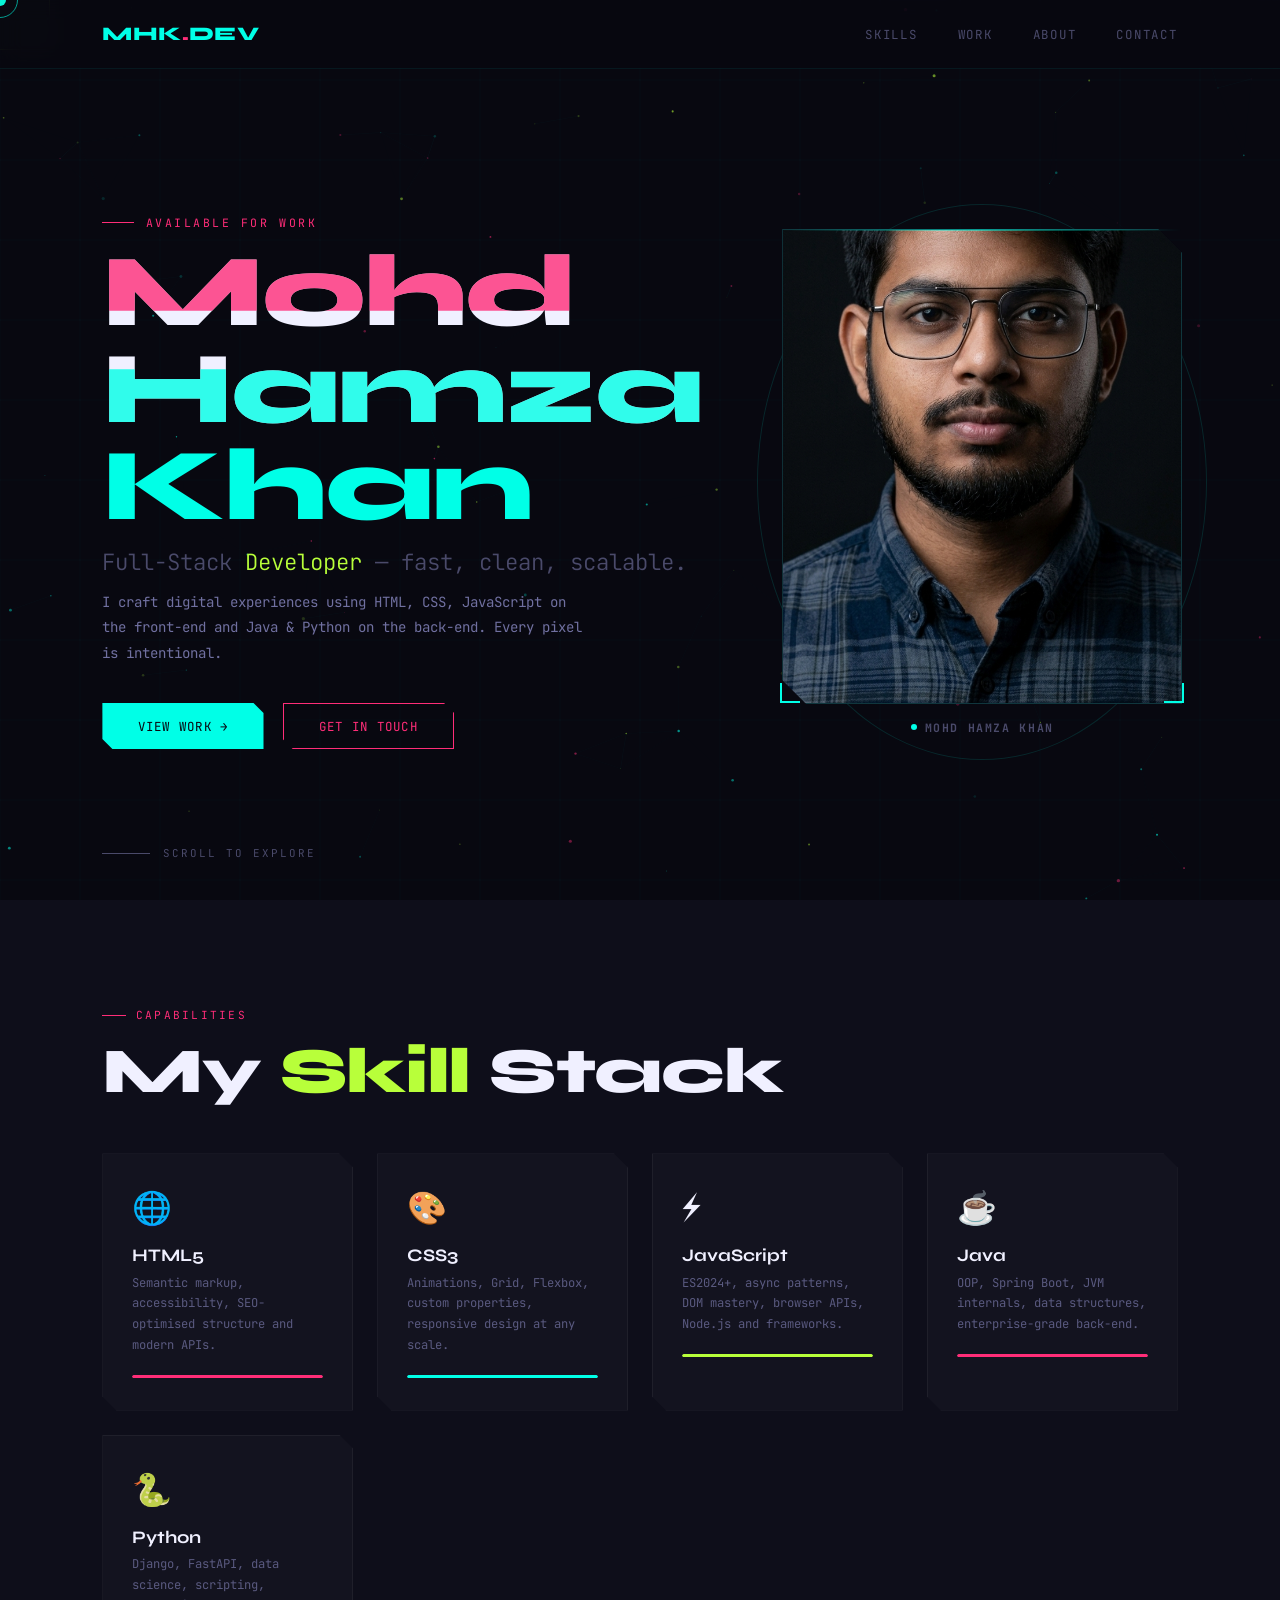
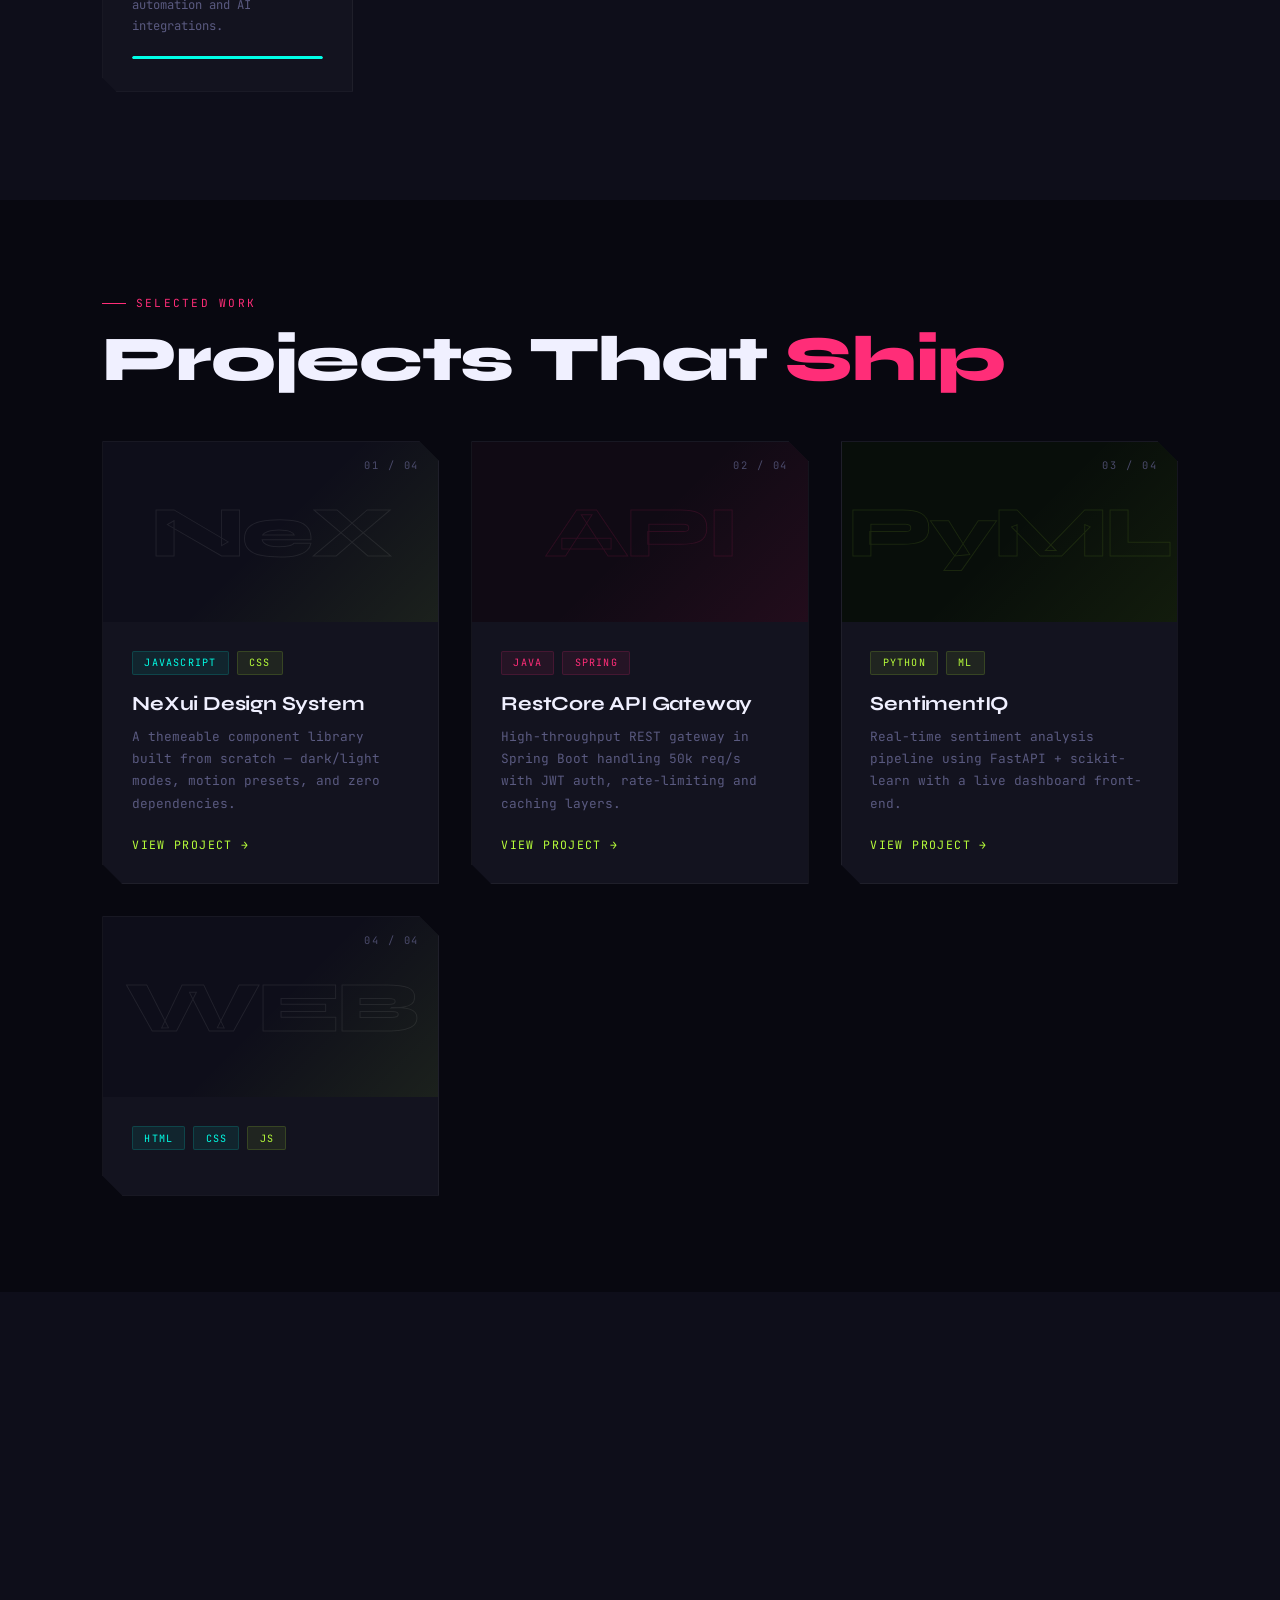
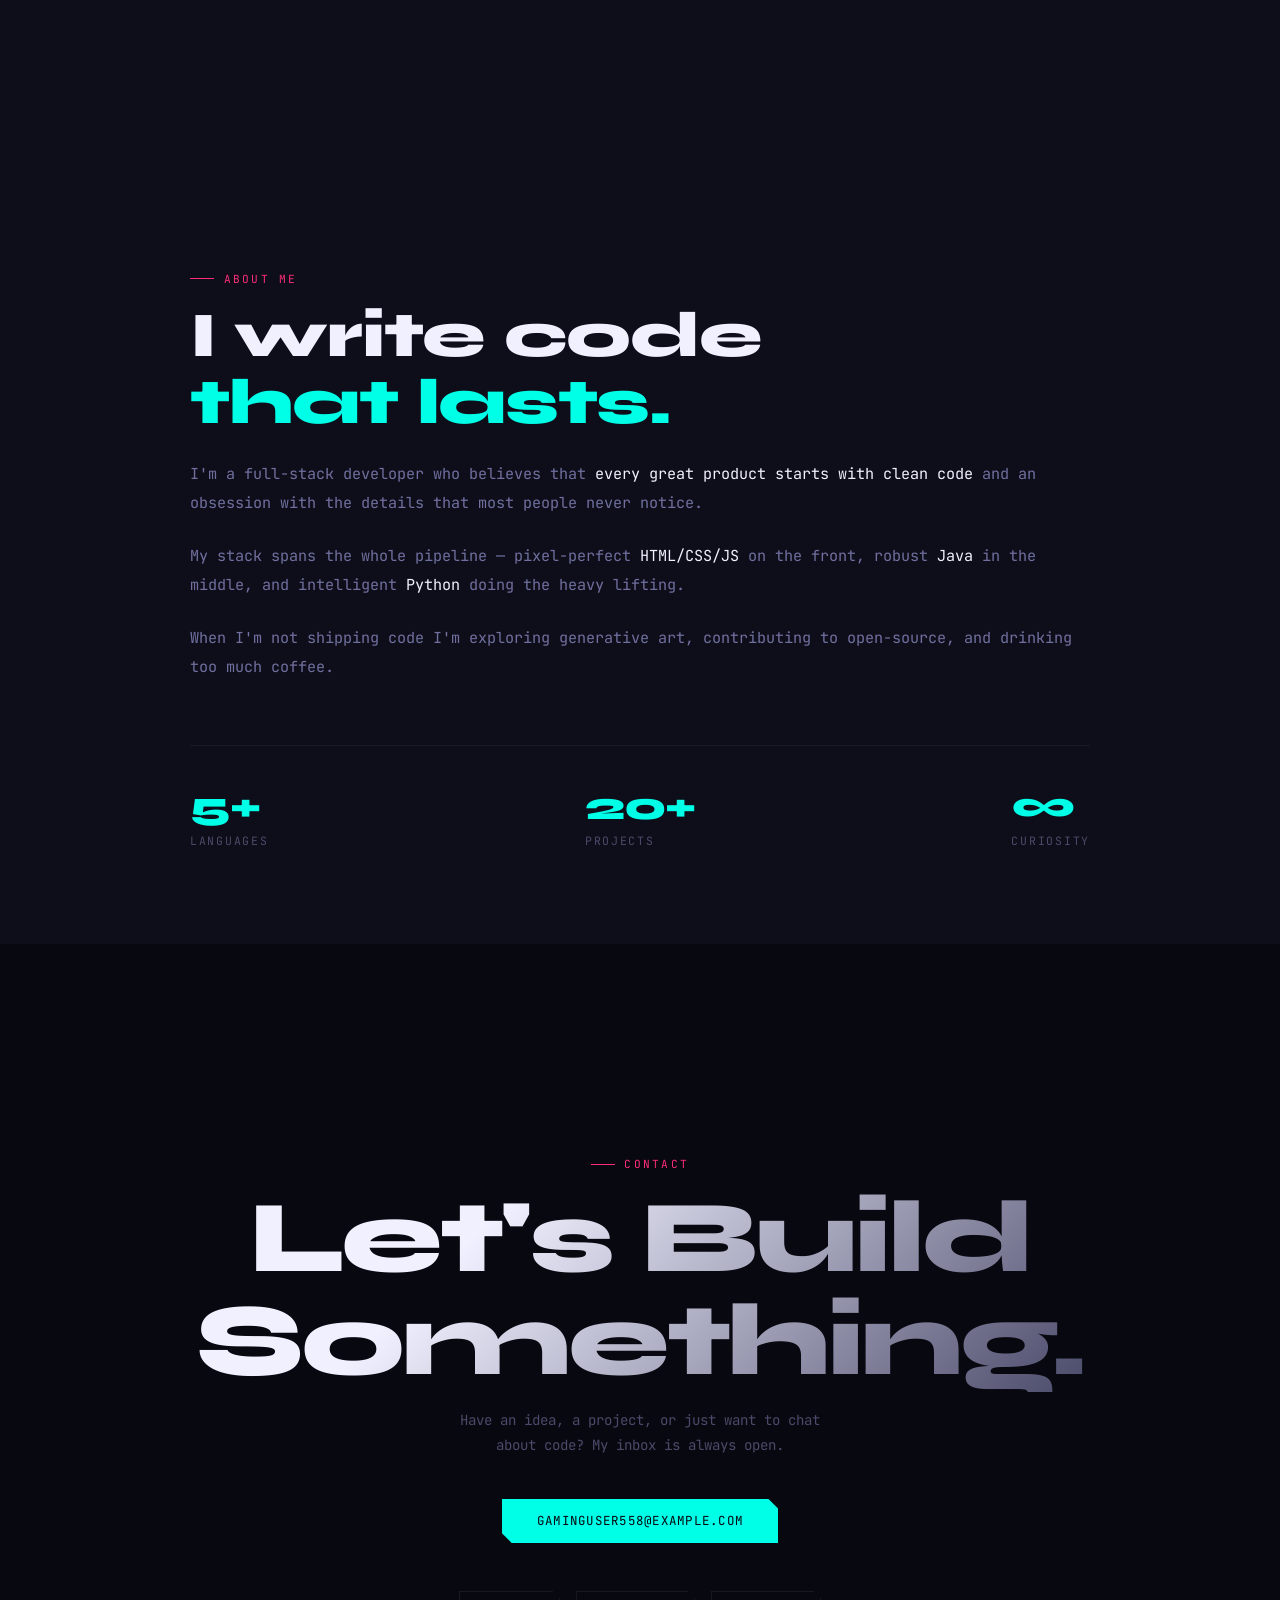
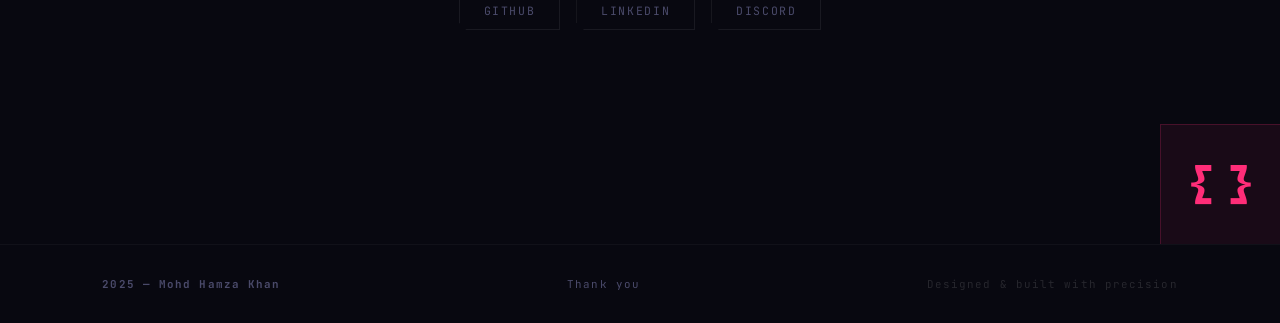
<file: index.html>
<!DOCTYPE html>
<title> hamza's project </title>

<html lang="en"> 

<head>
  <meta charset="UTF-8" />
  <meta name="viewport" content="width=device-width, initial-scale=1.0"/>
  <title>Mohd Hamza Khan — Portfolio</title>
  <link href="https://fonts.googleapis.com/css2?family=Syne:wght@400;700;800&family=JetBrains+Mono:wght@300;400;700&display=swap" rel="stylesheet"/>
  <link rel="stylesheet" href="port.css"/>
</head>
<body>

  <div id="cursor"></div>
  <div id="cursor-ring"></div>
  <canvas id="bg-canvas"></canvas>

  <nav>
    <a class="nav-logo" href="#hero">MHK<span>.</span>DEV</a>
    <ul class="nav-links">
      <li><a href="#skills">Skills</a></li>
      <li><a href="#projects">Work</a></li>
      <li><a href="#about">About</a></li>
      <li><a href="#contact">Contact</a></li>
    </ul>
  </nav>

  <main>

    <!-- HERO -->
  <section id="hero">
  <div class="hero-inner">

    <div class="hero-text">
      <div class="hero-label">Available for work</div>
      <h1 class="hero-name">
        <span class="glitch" data-text="Mohd Hamza">Mohd Hamza</span><br/>
        <span class="hero-name-accent">Khan</span>
      </h1>
      <p class="hero-role">Full-Stack <em>Developer</em> — fast, clean, scalable.</p>
      <p class="hero-desc">I craft digital experiences using HTML, CSS, JavaScript on the front-end and Java &amp; Python on the back-end. Every pixel is intentional.</p>
      <div class="hero-cta">
        <a href="#projects" class="btn btn-primary">View Work →</a>
        <a href="#contact"  class="btn btn-ghost">Get In Touch</a>
      </div>
    </div>

    <div class="hero-photo-wrap">
      <div class="photo-deco-ring"></div>
      <div class="photo-o-corner tl"></div>
      <div class="photo-deco-corner dectr"></div>
      <div class="photo-deco-corner bl"></div>
      <div class="photo-deco-corner br"></div>
      
      <div class="photo-frame" id="photoFrame">
        <img id="pfpImg" src="me.png" alt="Mohd Hamza Khan" style="display:block; width:100%; height:100%; object-fit:cover; border-radius:inherit;"/>
      </div>
      
      <div class="photo-name-tag">
        <span class="pnt-dot"></span><strong>Mohd Hamza Khan</strong> 
      </div>
      <div class="photo-scan-line"></div>
    </div>

  </div> <div class="hero-scroll-hint">
    <span class="scroll-line"></span> scroll to explore
  </div>
</section>

    <!-- SKILLS -->
    <section id="skills">
      <div class="section-tag reveal">Capabilities</div>
      <h2 class="section-title reveal">My <span class="accent-lime">Skill</span> Stack</h2>
      <div class="skills-grid">
        <div class="skill-card reveal" style="--glow:var(--pink)">
          <span class="skill-icon">🌐</span>
          <div class="skill-name">HTML5</div>
          <div class="skill-desc">Semantic markup, accessibility, SEO-optimised structure and modern APIs.</div>
          <div class="skill-bar"><div class="skill-fill" style="--bar-color:var(--pink)"></div></div>
        </div>
        <div class="skill-card reveal" style="--glow:var(--cyan)">
          <span class="skill-icon">🎨</span>
          <div class="skill-name">CSS3</div>
          <div class="skill-desc">Animations, Grid, Flexbox, custom properties, responsive design at any scale.</div>
          <div class="skill-bar"><div class="skill-fill" style="--bar-color:var(--cyan)"></div></div>
        </div>
        <div class="skill-card reveal" style="--glow:var(--lime)">
          <span class="skill-icon">⚡</span>
          <div class="skill-name">JavaScript</div>
          <div class="skill-desc">ES2024+, async patterns, DOM mastery, browser APIs, Node.js and frameworks.</div>
          <div class="skill-bar"><div class="skill-fill" style="--bar-color:var(--lime)"></div></div>
        </div>
        <div class="skill-card reveal" style="--glow:var(--pink)">
          <span class="skill-icon">☕</span>
          <div class="skill-name">Java</div>
          <div class="skill-desc">OOP, Spring Boot, JVM internals, data structures, enterprise-grade back-end.</div>
          <div class="skill-bar"><div class="skill-fill" style="--bar-color:var(--pink)"></div></div>
        </div>
        <div class="skill-card reveal" style="--glow:var(--cyan)">
          <span class="skill-icon">🐍</span>
          <div class="skill-name">Python</div>
          <div class="skill-desc">Django, FastAPI, data science, scripting, automation and AI integrations.</div>
          <div class="skill-bar"><div class="skill-fill" style="--bar-color:var(--cyan)"></div></div>
        </div>
      </div>
    </section>

    <!-- PROJECTS -->
    <section id="projects">
      <div class="section-tag reveal">Selected Work</div>
      <h2 class="section-title reveal">Projects That <span class="accent-pink">Ship</span></h2>
      <div class="projects-grid">
        <article class="proj-card reveal">
          <div class="proj-img">
            <div class="proj-bg">NeX</div>
            <div class="proj-overlay"></div>
            <div class="proj-num">01 / 04</div>
          </div>
          <div class="proj-body">
            <div class="proj-tags"><span class="tag">JavaScript</span><span class="tag lime">CSS</span></div>
            <h3 class="proj-title">NeXui Design System</h3>
            <p class="proj-desc">A themeable component library built from scratch — dark/light modes, motion presets, and zero dependencies.</p>
            <a href="#" class="proj-link">View Project →</a>
          </div>
        </article>
        <article class="proj-card reveal">
          <div class="proj-img proj-img--pink">
            <div class="proj-bg proj-bg--pink">API</div>
            <div class="proj-overlay proj-overlay--pink"></div>
            <div class="proj-num">02 / 04</div>
          </div>
          <div class="proj-body">
            <div class="proj-tags"><span class="tag pink">Java</span><span class="tag pink">Spring</span></div>
            <h3 class="proj-title">RestCore API Gateway</h3>
            <p class="proj-desc">High-throughput REST gateway in Spring Boot handling 50k req/s with JWT auth, rate-limiting and caching layers.</p>
            <a href="#" class="proj-link">View Project →</a>
          </div>
        </article>
        <article class="proj-card reveal">
          <div class="proj-img proj-img--lime">
            <div class="proj-bg proj-bg--lime">PyML</div>
            <div class="proj-overlay proj-overlay--lime"></div>
            <div class="proj-num">03 / 04</div>
          </div>
          <div class="proj-body">
            <div class="proj-tags"><span class="tag lime">Python</span><span class="tag lime">ML</span></div>
            <h3 class="proj-title">SentimentIQ</h3>
            <p class="proj-desc">Real-time sentiment analysis pipeline using FastAPI + scikit-learn with a live dashboard front-end.</p>
            <a href="#" class="proj-link">View Project →</a>
          </div>
        </article>
        <article class="proj-card reveal">
          <div class="proj-img">
            <div class="proj-bg">WEB</div>
            <div class="proj-overlay"></div>
            <div class="proj-num">04 / 04</div>
          </div>
          <div class="proj-body">
            <div class="proj-tags"><span class="tag">HTML</span><span class="tag">CSS</span><span class="tag lime">JS</span></div>
           
            <script src="./script.js" defer></script>
          </div>
        </article>
      </div>
    </section>

    <!-- ABOUT -->
     
   <section id="about">

    <div class="about-visual">
     
       </div>
     </div>
     <div class="ab2">{ }</div>
     <div class="ab3"></div>
   </div>

  <div class="about-text">
    <div class="section-tag" style="opacity:1;transform:none">About Me</div>
    <h2 class="section-title" style="opacity:1;transform:none;margin-bottom:1.5rem">
      I write code<br><span style="color:var(--cyan)">that lasts.</span>
    </h2>
    <p style="opacity:1;transform:none">
      I'm a full-stack developer who believes that
      <strong>every great product starts with clean code</strong>
      and an obsession with the details that most people never notice.
    </p>
    <p style="opacity:1;transform:none">
      My stack spans the whole pipeline — pixel-perfect
      <strong>HTML/CSS/JS</strong> on the front, robust
      <strong>Java</strong> in the middle, and intelligent
      <strong>Python</strong> doing the heavy lifting.
    </p>
    <p style="opacity:1;transform:none">
      When I'm not shipping code I'm exploring generative art,
      contributing to open-source, and drinking too much coffee.
    </p>
    <div class="stats-row" style="opacity:1;transform:none">
      <div>
        <div class="stat-num">5+</div>
        <div class="stat-label">Languages</div>
      </div>
      <div>
        <div class="stat-num">20+</div>
        <div class="stat-label">Projects</div>
      </div>
      <div>
        <div class="stat-num">∞</div>
        <div class="stat-label">Curiosity</div>
      </div>
    </div>
  </div>

</section>


  
    <!-- CONTACT -->
    <section id="contact">
  <div class="section-tag">Contact</div>
  <div class="contact-big">Let's Build<br/>Something.</div>
  <p class="contact-sub">Have an idea, a project, or just want to chat about code? My inbox is always open.</p>
  
  <a href="mailto:your.email@example.com" class="btn btn-primary">gaminguser558@example.com</a>
  
  <div class="social-row">
    <a href="https://github.com/" class="social-link" target="_blank">GitHub</a>
    <a href="https://linkedin.com/in/" class="social-link" target="_blank">LinkedIn</a>
    <a href=" https://discord.com/" class="social-link " target ="_blank">Discord</a>
    
  </div>
</section>

  </main>

  <footer>
    <span>  <strong>2025 — Mohd Hamza Khan   </strong> </span>
    <span> Thank you
    </span>
    <span class="footer-right">Designed &amp; built with precision</span>
  </footer>

   <script src="./script.js" defer></script>
</body>
</html>
</file>
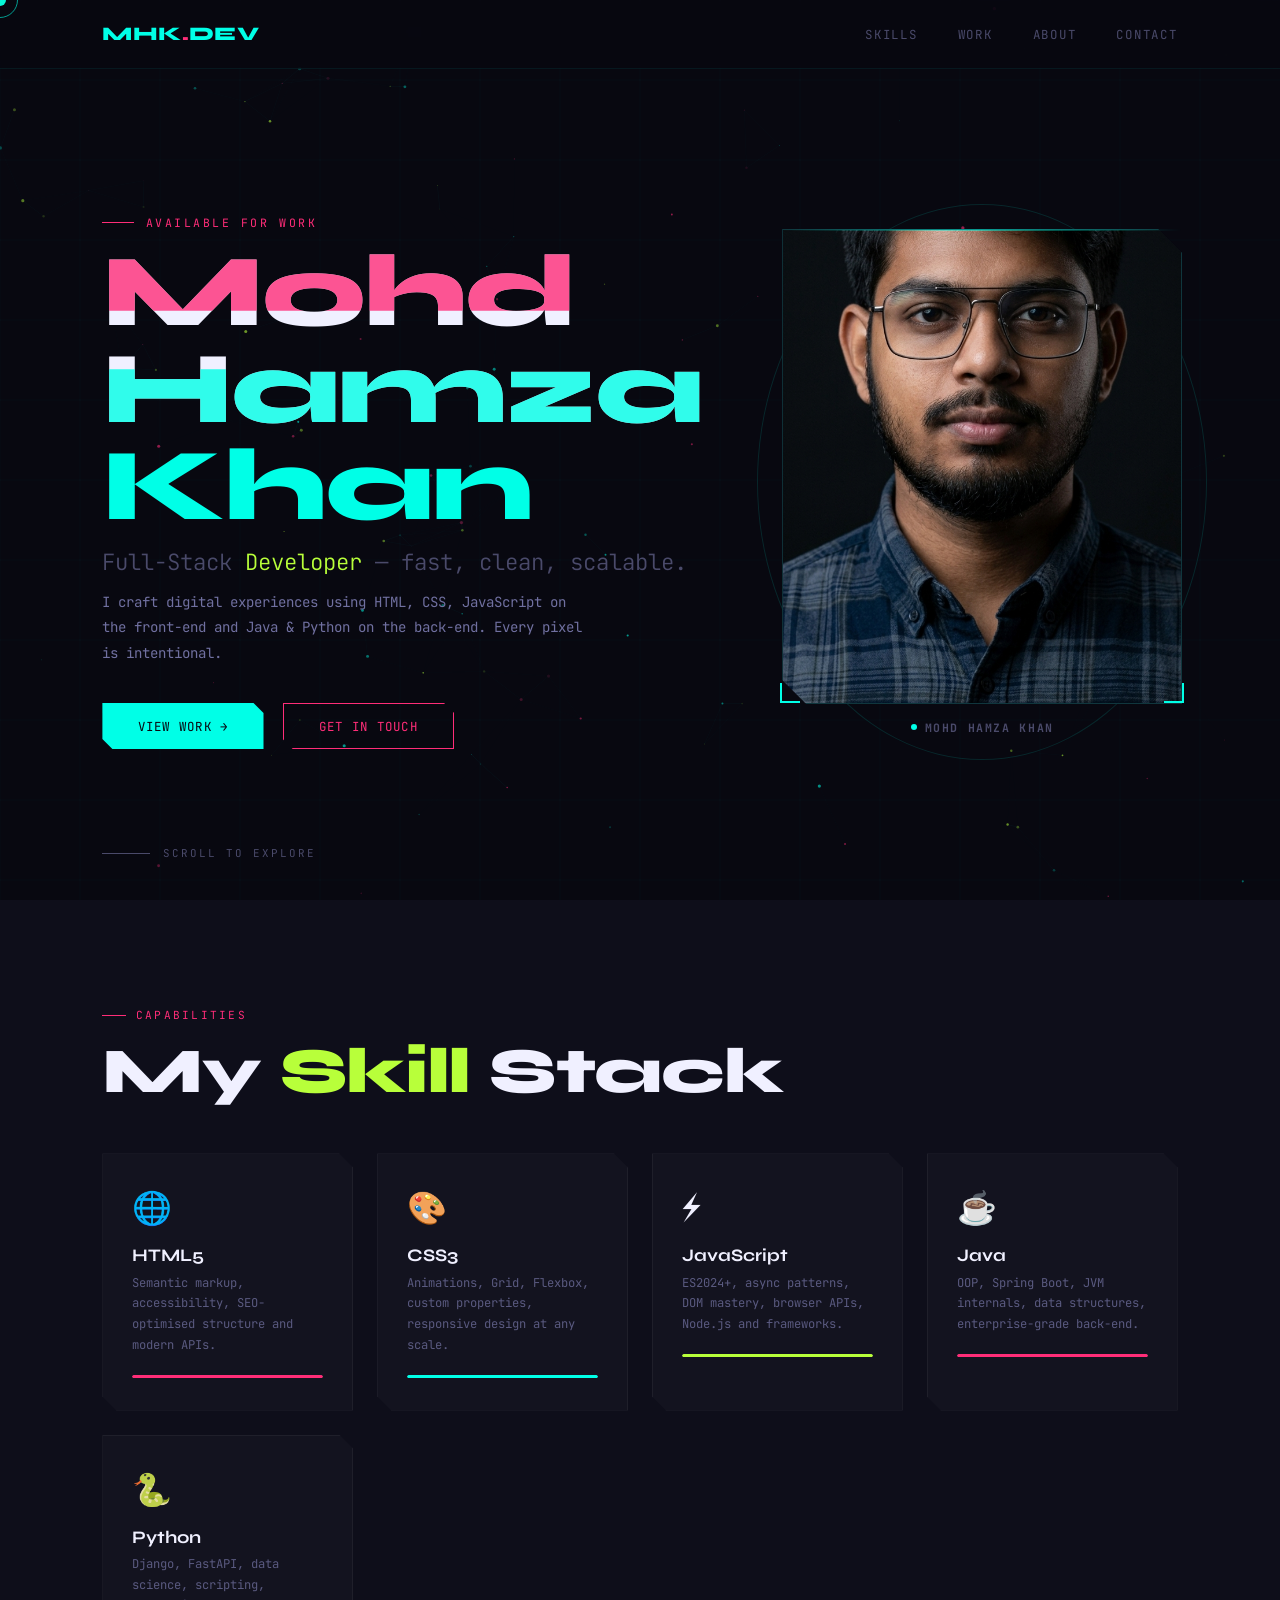
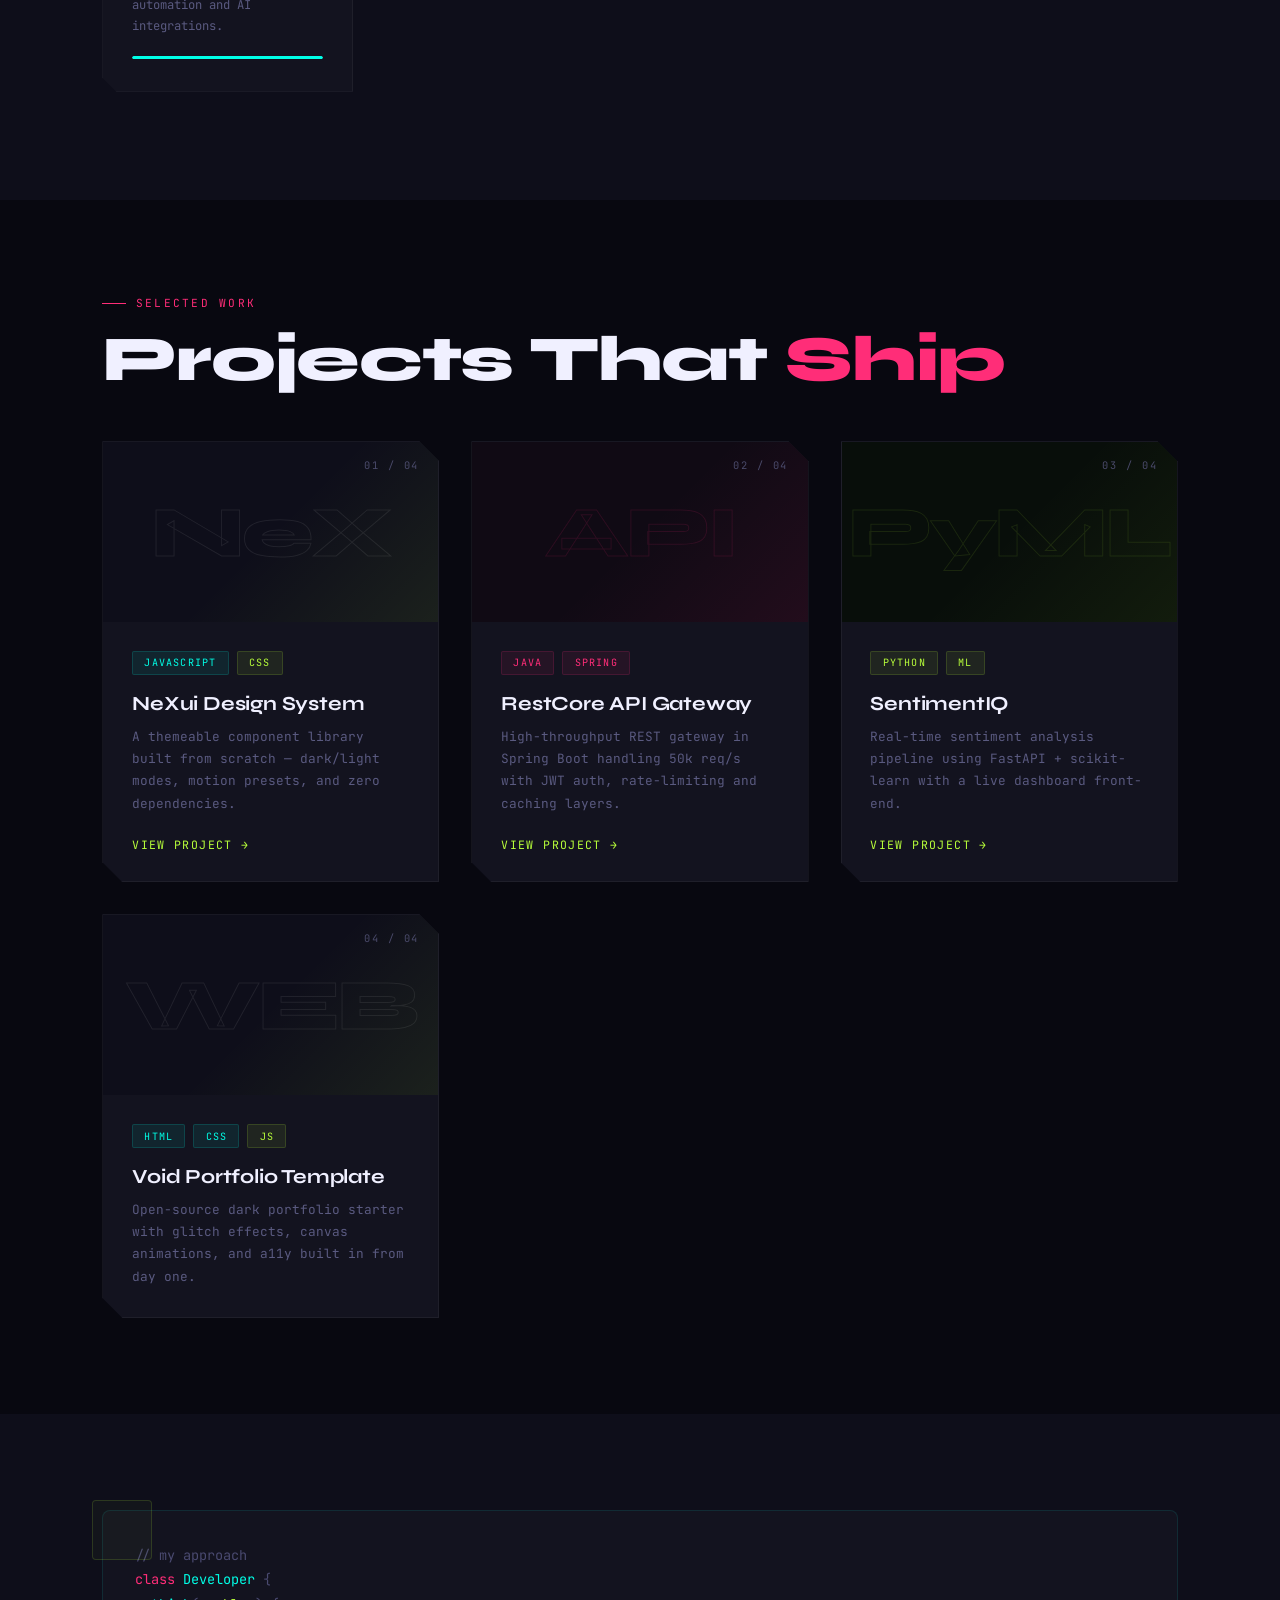
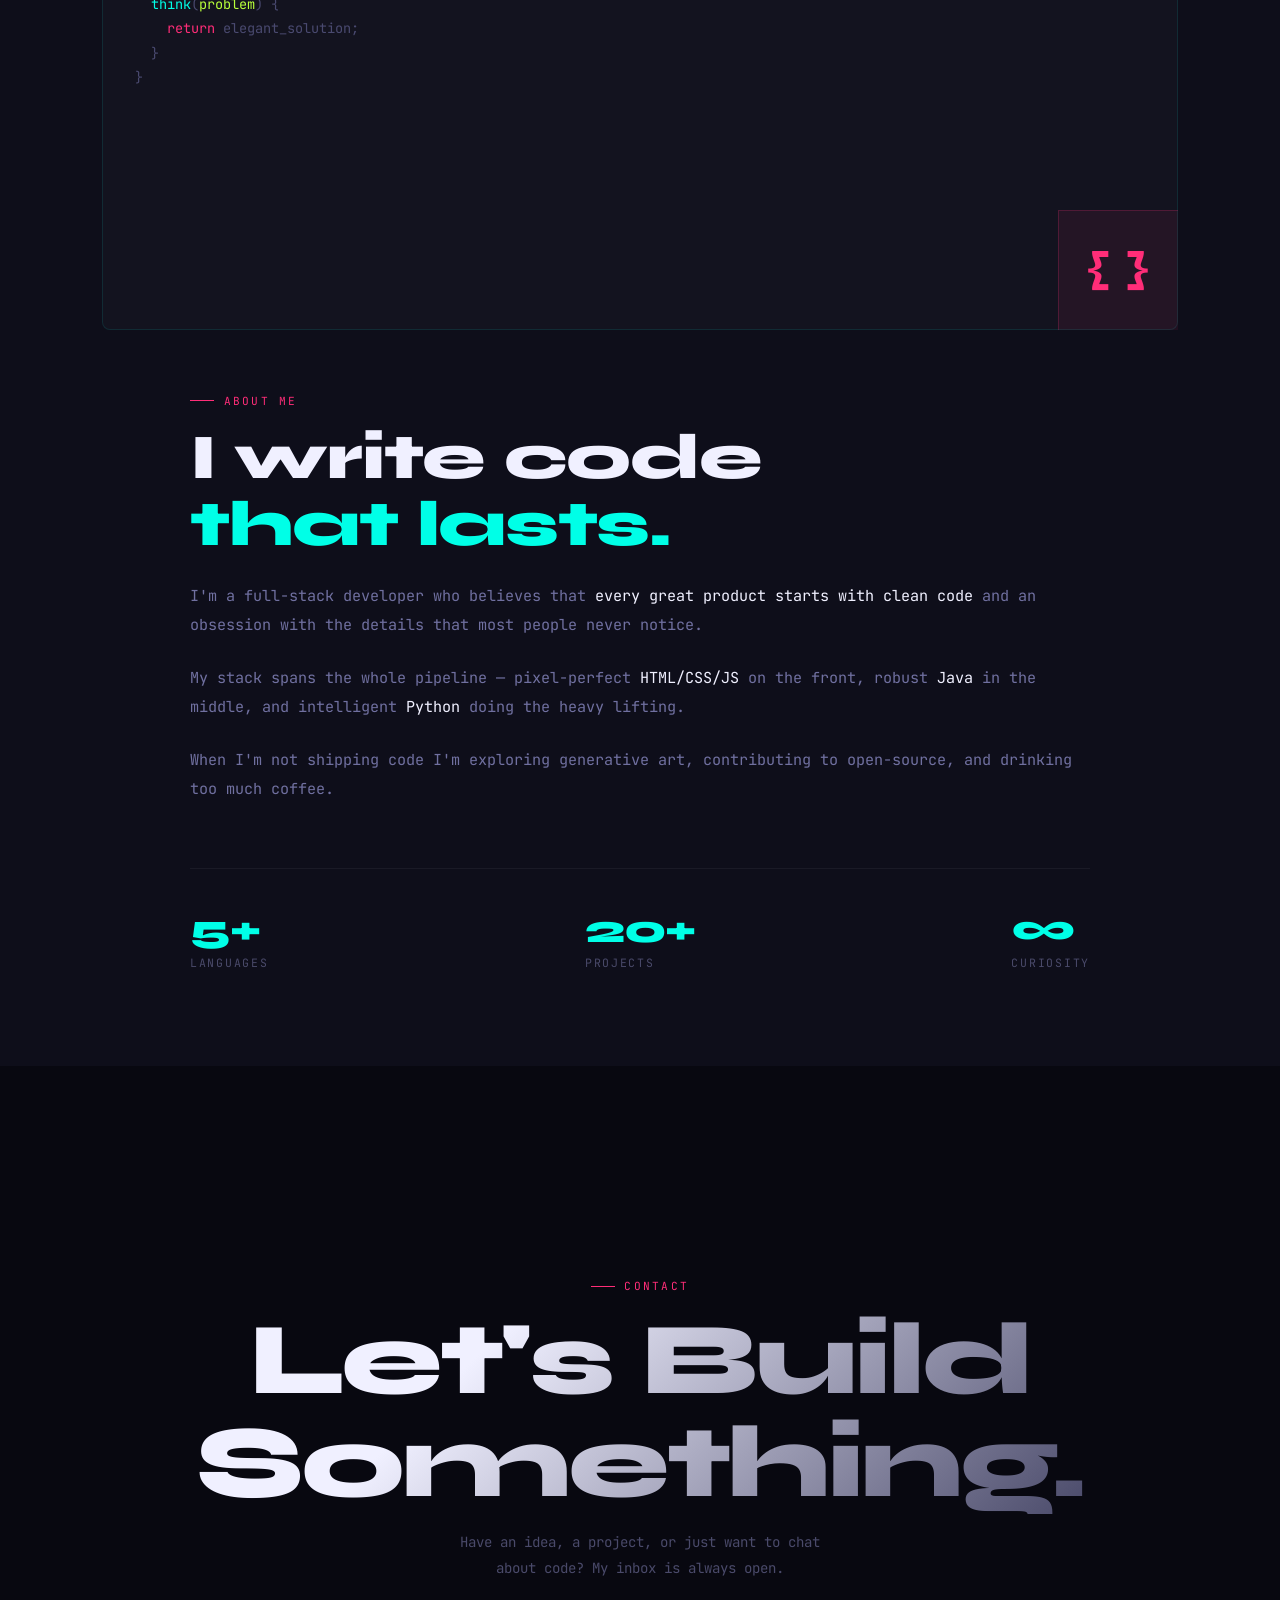
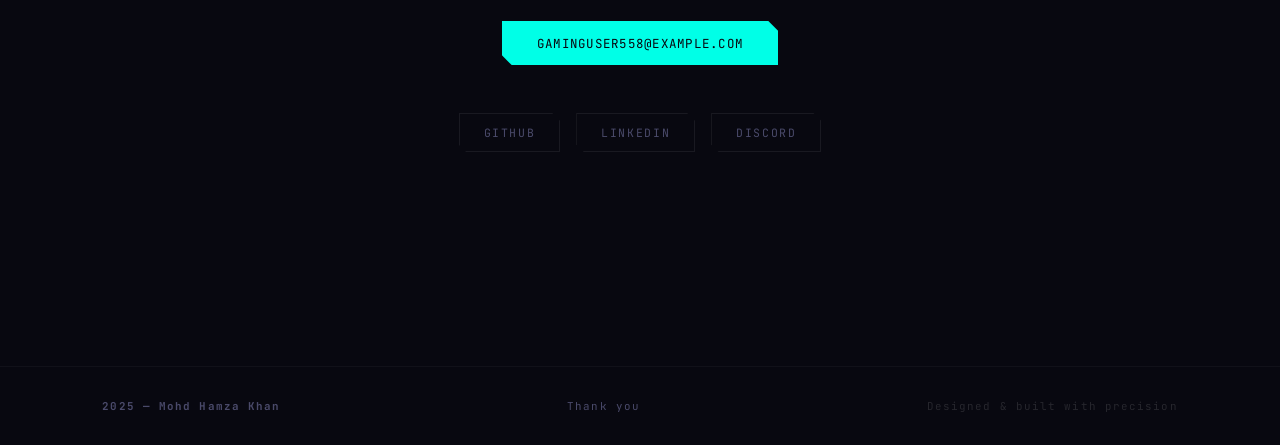
<file: port.html>
<title> hamza's project </title>


<html lang="en">
<head>
  <meta charset="UTF-8" />
  <meta name="viewport" content="width=device-width, initial-scale=1.0"/>
  <title>Mohd Hamza Khan — Portfolio</title>
  <link href="https://fonts.googleapis.com/css2?family=Syne:wght@400;700;800&family=JetBrains+Mono:wght@300;400;700&display=swap" rel="stylesheet"/>
  <link rel="stylesheet" href="port.css"/>
</head>
<body>

  <div id="cursor"></div>
  <div id="cursor-ring"></div>
  <canvas id="bg-canvas"></canvas>

  <nav>
    <a class="nav-logo" href="#hero">MHK<span>.</span>DEV</a>
    <ul class="nav-links">
      <li><a href="#skills">Skills</a></li>
      <li><a href="#projects">Work</a></li>
      <li><a href="#about">About</a></li>
      <li><a href="#contact">Contact</a></li>
    </ul>
  </nav>

  <main>

    <!-- HERO -->
  <section id="hero">
  <div class="hero-inner">

    <div class="hero-text">
      <div class="hero-label">Available for work</div>
      <h1 class="hero-name">
        <span class="glitch" data-text="Mohd Hamza">Mohd Hamza</span><br/>
        <span class="hero-name-accent">Khan</span>
      </h1>
      <p class="hero-role">Full-Stack <em>Developer</em> — fast, clean, scalable.</p>
      <p class="hero-desc">I craft digital experiences using HTML, CSS, JavaScript on the front-end and Java &amp; Python on the back-end. Every pixel is intentional.</p>
      <div class="hero-cta">
        <a href="#projects" class="btn btn-primary">View Work →</a>
        <a href="#contact"  class="btn btn-ghost">Get In Touch</a>
      </div>
    </div>

    <div class="hero-photo-wrap">
      <div class="photo-deco-ring"></div>
      <div class="photo-o-corner tl"></div>
      <div class="photo-deco-corner dectr"></div>
      <div class="photo-deco-corner bl"></div>
      <div class="photo-deco-corner br"></div>
      
      <div class="photo-frame" id="photoFrame">
        <img id="pfpImg" src="me.png" alt="Mohd Hamza Khan" style="display:block; width:100%; height:100%; object-fit:cover; border-radius:inherit;"/>
      </div>
      
      <div class="photo-name-tag">
        <span class="pnt-dot"></span><strong>Mohd Hamza Khan</strong> 
      </div>
      <div class="photo-scan-line"></div>
    </div>

  </div> <div class="hero-scroll-hint">
    <span class="scroll-line"></span> scroll to explore
  </div>
</section>

    <!-- SKILLS -->
    <section id="skills">
      <div class="section-tag reveal">Capabilities</div>
      <h2 class="section-title reveal">My <span class="accent-lime">Skill</span> Stack</h2>
      <div class="skills-grid">
        <div class="skill-card reveal" style="--glow:var(--pink)">
          <span class="skill-icon">🌐</span>
          <div class="skill-name">HTML5</div>
          <div class="skill-desc">Semantic markup, accessibility, SEO-optimised structure and modern APIs.</div>
          <div class="skill-bar"><div class="skill-fill" style="--bar-color:var(--pink)"></div></div>
        </div>
        <div class="skill-card reveal" style="--glow:var(--cyan)">
          <span class="skill-icon">🎨</span>
          <div class="skill-name">CSS3</div>
          <div class="skill-desc">Animations, Grid, Flexbox, custom properties, responsive design at any scale.</div>
          <div class="skill-bar"><div class="skill-fill" style="--bar-color:var(--cyan)"></div></div>
        </div>
        <div class="skill-card reveal" style="--glow:var(--lime)">
          <span class="skill-icon">⚡</span>
          <div class="skill-name">JavaScript</div>
          <div class="skill-desc">ES2024+, async patterns, DOM mastery, browser APIs, Node.js and frameworks.</div>
          <div class="skill-bar"><div class="skill-fill" style="--bar-color:var(--lime)"></div></div>
        </div>
        <div class="skill-card reveal" style="--glow:var(--pink)">
          <span class="skill-icon">☕</span>
          <div class="skill-name">Java</div>
          <div class="skill-desc">OOP, Spring Boot, JVM internals, data structures, enterprise-grade back-end.</div>
          <div class="skill-bar"><div class="skill-fill" style="--bar-color:var(--pink)"></div></div>
        </div>
        <div class="skill-card reveal" style="--glow:var(--cyan)">
          <span class="skill-icon">🐍</span>
          <div class="skill-name">Python</div>
          <div class="skill-desc">Django, FastAPI, data science, scripting, automation and AI integrations.</div>
          <div class="skill-bar"><div class="skill-fill" style="--bar-color:var(--cyan)"></div></div>
        </div>
      </div>
    </section>

    <!-- PROJECTS -->
    <section id="projects">
      <div class="section-tag reveal">Selected Work</div>
      <h2 class="section-title reveal">Projects That <span class="accent-pink">Ship</span></h2>
      <div class="projects-grid">
        <article class="proj-card reveal">
          <div class="proj-img">
            <div class="proj-bg">NeX</div>
            <div class="proj-overlay"></div>
            <div class="proj-num">01 / 04</div>
          </div>
          <div class="proj-body">
            <div class="proj-tags"><span class="tag">JavaScript</span><span class="tag lime">CSS</span></div>
            <h3 class="proj-title">NeXui Design System</h3>
            <p class="proj-desc">A themeable component library built from scratch — dark/light modes, motion presets, and zero dependencies.</p>
            <a href="#" class="proj-link">View Project →</a>
          </div>
        </article>
        <article class="proj-card reveal">
          <div class="proj-img proj-img--pink">
            <div class="proj-bg proj-bg--pink">API</div>
            <div class="proj-overlay proj-overlay--pink"></div>
            <div class="proj-num">02 / 04</div>
          </div>
          <div class="proj-body">
            <div class="proj-tags"><span class="tag pink">Java</span><span class="tag pink">Spring</span></div>
            <h3 class="proj-title">RestCore API Gateway</h3>
            <p class="proj-desc">High-throughput REST gateway in Spring Boot handling 50k req/s with JWT auth, rate-limiting and caching layers.</p>
            <a href="#" class="proj-link">View Project →</a>
          </div>
        </article>
        <article class="proj-card reveal">
          <div class="proj-img proj-img--lime">
            <div class="proj-bg proj-bg--lime">PyML</div>
            <div class="proj-overlay proj-overlay--lime"></div>
            <div class="proj-num">03 / 04</div>
          </div>
          <div class="proj-body">
            <div class="proj-tags"><span class="tag lime">Python</span><span class="tag lime">ML</span></div>
            <h3 class="proj-title">SentimentIQ</h3>
            <p class="proj-desc">Real-time sentiment analysis pipeline using FastAPI + scikit-learn with a live dashboard front-end.</p>
            <a href="#" class="proj-link">View Project →</a>
          </div>
        </article>
        <article class="proj-card reveal">
          <div class="proj-img">
            <div class="proj-bg">WEB</div>
            <div class="proj-overlay"></div>
            <div class="proj-num">04 / 04</div>
          </div>
          <div class="proj-body">
            <div class="proj-tags"><span class="tag">HTML</span><span class="tag">CSS</span><span class="tag lime">JS</span></div>
            <h3 class="proj-title">Void Portfolio Template</h3>
            <p class="proj-desc">Open-source dark portfolio starter with glitch effects, canvas animations, and a11y built in from day one.</p>
            <script src="script.js"></script>
          </div>
        </article>
      </div>
    </section>

    <!-- ABOUT -->
     
   <section id="about">

    <div class="about-visual">
     <div class="ab1">
       <div class="code-snippet">
         <span class="cs-c">// my approach</span><br>
         <span class="cs-k">class</span> <span class="cs-f">Developer</span> {<br>
         &nbsp;&nbsp;<span class="cs-f">think</span>(<span class="cs-s">problem</span>) {<br>
         &nbsp;&nbsp;&nbsp;&nbsp;<span class="cs-k">return</span> elegant_solution;<br>
         &nbsp;&nbsp;}<br>
         }
       </div>
     </div>
     <div class="ab2">{ }</div>
     <div class="ab3"></div>
   </div>

  <div class="about-text">
    <div class="section-tag" style="opacity:1;transform:none">About Me</div>
    <h2 class="section-title" style="opacity:1;transform:none;margin-bottom:1.5rem">
      I write code<br><span style="color:var(--cyan)">that lasts.</span>
    </h2>
    <p style="opacity:1;transform:none">
      I'm a full-stack developer who believes that
      <strong>every great product starts with clean code</strong>
      and an obsession with the details that most people never notice.
    </p>
    <p style="opacity:1;transform:none">
      My stack spans the whole pipeline — pixel-perfect
      <strong>HTML/CSS/JS</strong> on the front, robust
      <strong>Java</strong> in the middle, and intelligent
      <strong>Python</strong> doing the heavy lifting.
    </p>
    <p style="opacity:1;transform:none">
      When I'm not shipping code I'm exploring generative art,
      contributing to open-source, and drinking too much coffee.
    </p>
    <div class="stats-row" style="opacity:1;transform:none">
      <div>
        <div class="stat-num">5+</div>
        <div class="stat-label">Languages</div>
      </div>
      <div>
        <div class="stat-num">20+</div>
        <div class="stat-label">Projects</div>
      </div>
      <div>
        <div class="stat-num">∞</div>
        <div class="stat-label">Curiosity</div>
      </div>
    </div>
  </div>

</section>


  
    <!-- CONTACT -->
    <section id="contact">
  <div class="section-tag">Contact</div>
  <div class="contact-big">Let's Build<br/>Something.</div>
  <p class="contact-sub">Have an idea, a project, or just want to chat about code? My inbox is always open.</p>
  
  <a href="mailto:your.email@example.com" class="btn btn-primary">gaminguser558@example.com</a>
  
  <div class="social-row">
    <a href="https://github.com/" class="social-link" target="_blank">GitHub</a>
    <a href="https://linkedin.com/in/" class="social-link" target="_blank">LinkedIn</a>
    <a href=" https://discord.com/" class="social-link " target ="_blank">Discord</a>
    
  </div>
</section>

  </main>

  <footer>
    <span>  <strong>2025 — Mohd Hamza Khan   </strong> </span>
    <span> Thank you
    </span>
    <span class="footer-right">Designed &amp; built with precision</span>
  </footer>

   <script src="./script.js" defer></script>
</body>
</html>
</file>
<file: port.css>
:root {
  --black:     #080810;
  --surface:   #0e0e1a;
  --card:      #13131f;
  --cyan:      #00ffe7;
  --pink:      #ff2d78;
  --lime:      #b8ff3a;
  --white:     #f0f0ff;
  --muted:     #4a4a6a;
  --font-head: 'Syne', sans-serif;
  --font-mono: 'JetBrains Mono', monospace;
}

/* ══ 2. RESET & BASE ══ */

*, *::before, *::after { box-sizing: border-box; margin: 0; padding: 0; }
html { scroll-behavior: smooth; }
body { background: var(--black); color: var(--white); font-family: var(--font-mono); overflow-x: hidden; cursor: none; }
main { position: relative; z-index: 1; }
section { min-height: 100vh; padding: 6rem 8vw; display: flex; flex-direction: column; justify-content: center; }
.accent-cyan { color: var(--cyan); }
.accent-pink { color: var(--pink); }
.accent-lime { color: var(--lime); }

/* ══ 3. CUSTOM CURSOR ══ */

#cursor {
  position: fixed; top: 0; left: 0;
  width: 12px; height: 12px;
  background: var(--cyan); border-radius: 50%;
  pointer-events: none; z-index: 9999;
  transform: translate(-50%, -50%);
  transition: transform .1s, background .2s;
  mix-blend-mode: difference;
}
#cursor-ring {
  position: fixed; top: 0; left: 0;
  width: 36px; height: 36px;
  border: 1.5px solid var(--cyan); border-radius: 50%;
  pointer-events: none; z-index: 9998;
  transform: translate(-50%, -50%);
  transition: transform .18s ease, border-color .2s;
  opacity: .6;
}

/* ══ 4. CANVAS BG ══ */

#bg-canvas { position: fixed; inset: 0; z-index: 0; pointer-events: none; }

/* ══ 5. NAVIGATION ══ */

nav {
  position: fixed; top: 0; left: 0; right: 0; z-index: 100;
  display: flex; align-items: center; justify-content: space-between;
  padding: 1.4rem 8vw;
  background: rgba(8,8,16,.7); backdrop-filter: blur(12px);
  border-bottom: 1px solid rgba(0,255,231,.07);
}
.nav-logo { font-family: var(--font-head); font-weight: 800; font-size: 1.2rem; color: var(--cyan); text-decoration: none; letter-spacing: .02em; }
.nav-logo span { color: var(--pink); }
.nav-links { display: flex; gap: 2.5rem; list-style: none; }
.nav-links a { font-size: .78rem; letter-spacing: .14em; text-transform: uppercase; color: var(--muted); text-decoration: none; position: relative; transition: color .25s; }
.nav-links a::after { content: ''; position: absolute; bottom: -4px; left: 0; width: 0; height: 1px; background: var(--cyan); transition: width .3s; }
.nav-links a:hover { color: var(--cyan); }
.nav-links a:hover::after { width: 100%; }

/* ══ 6. HERO ══ */


#hero { padding-top: 10rem; position: relative; overflow: hidden; }
 
.hero-inner { display: grid; grid-template-columns: 1fr auto; align-items: center; gap: 5rem; }
.hero-text  { display: flex; flex-direction: column; gap: .8rem; }
 
.hero-label { font-size: .72rem; letter-spacing: .22em; text-transform: uppercase; color: var(--pink); display: flex; align-items: center; gap: .7rem; }
.hero-label::before { content: ''; display: block; width: 32px; height: 1px; background: var(--pink); }
 
.hero-name        { font-family: var(--font-head); font-weight: 800; font-size: clamp(3.2rem,8vw,6.5rem); line-height: .95; letter-spacing: -.02em; }
.hero-name-accent { color: var(--cyan); }
 





/* Glitch effect */
.glitch { position: relative; display: inline-block; }
.glitch::before,
.glitch::after { content: attr(data-text); position: absolute; top: 0; left: 0; width: 100%; height: 100%; opacity: .8; }
.glitch::before { color: var(--pink); animation: glitch1 3.5s infinite; clip-path: polygon(0 0,100% 0,100% 35%,0 35%); }
.glitch::after  { color: var(--cyan);  animation: glitch2 3.5s infinite; clip-path: polygon(0 65%,100% 65%,100% 100%,0 100%); }
@keyframes glitch1 { 0%,90%,100%{transform:translate(0)} 91%{transform:translate(-4px,1px)} 93%{transform:translate(4px,-1px)} 95%{transform:translate(-2px,2px)} }
@keyframes glitch2 { 0%,88%,100%{transform:translate(0)} 89%{transform:translate(4px,-1px)} 91%{transform:translate(-4px,1px)} 93%{transform:translate(2px,-2px)} }
 
.hero-role    { font-size: clamp(1rem,2.5vw,1.4rem); color: var(--muted); font-weight: 300; }
.hero-role em { font-style: normal; color: var(--lime); }
.hero-desc    { max-width: 480px; font-size: .88rem; line-height: 1.8; color: #7070a0; }
.hero-cta     { display: flex; gap: 1.2rem; margin-top: 1.5rem; flex-wrap: wrap; }




/* Buttons */
.btn          { padding: .85rem 2.2rem; font-family: var(--font-mono); font-size: .78rem; letter-spacing: .1em; text-transform: uppercase; text-decoration: none; border: none; cursor: none; display: inline-flex; align-items: center; gap: .6rem; transition: transform .2s, box-shadow .2s; clip-path: polygon(0 0,calc(100% - 10px) 0,100% 10px,100% 100%,10px 100%,0 calc(100% - 10px)); }
.btn-primary  { background: var(--cyan); color: var(--black); }
.btn-primary:hover { transform: translateY(-3px); box-shadow: 0 0 32px rgba(0,255,231,.45); }
.btn-ghost    { background: transparent; color: var(--pink); border: 1px solid var(--pink); }
.btn-ghost:hover { background: rgba(255,45,120,.1); transform: translateY(-3px); box-shadow: 0 0 24px rgba(255,45,120,.3); }
 
/* Scroll hint */
.hero-scroll-hint { position: absolute; bottom: 2.5rem; left: 8vw; font-size: .68rem; letter-spacing: .18em; text-transform: uppercase; color: var(--muted); display: flex; align-items: center; gap: .8rem; }
.scroll-line { width: 48px; height: 1px; background: var(--muted); position: relative; overflow: hidden; }
.scroll-line::after { content: ''; position: absolute; top: 0; left: -100%; width: 100%; height: 100%; background: var(--cyan); animation: scanline 2s linear infinite; }
@keyframes scanline { to { left: 100%; } }




/* ══ 7. HERO PHOTO FRAME ══ */

.hero-photo-wrap { 
  position: relative; 
  width: 400px;         /* Scaled up from 320px */
  flex-shrink: 0; 
}

.photo-deco-ring { 
  position: absolute; 
  inset: -25px;        /* Expanded outer ring spacing proportionately */
  border-radius: 50%; 
  border: 1px solid rgba(0,255,231,.12); 
  animation: rotateRing 12s linear infinite; 
}

@keyframes rotateRing { to { transform: rotate(360deg); } }

.photo-deco-corner { position: absolute; width: 20px; height: 20px; z-index: 2; }

/* Corner offsets adjusted to sit nicely on the expanded boundaries */
.photo-deco-corner.tl { top: -2px; left: -2px;   border-top:    2px solid var(--cyan); border-left:  2px solid var(--cyan); }
.photo-deco-corner.tr { top: -2px; right: -2px;  border-top:    2px solid var(--cyan); border-right: 2px solid var(--cyan); }
.photo-deco-corner.bl { bottom: 32px; left: -2px;  border-bottom: 2px solid var(--cyan); border-left:  2px solid var(--cyan); }
.photo-deco-corner.br { bottom: 32px; right: -2px; border-bottom: 2px solid var(--cyan); border-right: 2px solid var(--cyan); }

.photo-frame { 
  width: 400px;         /* Scaled up from 320px */
  height: 475px;        /* Scaled up from 380px to maintain aspect ratio */
  background: var(--card); 
  border: 1px solid rgba(0,255,231,.15); 
  position: relative; 
  overflow: hidden; 
  cursor: none; 
  
  /* Re-calculated the angled cyber-polygon cuts to match the 400px width perfectly */
  clip-path: polygon(0 0, calc(100% - 24px) 0, 100% 24px, 100% 100%, 24px 100%, 0 calc(100% - 24px)); 
  transition: border-color .3s, box-shadow .3s; 
}

.photo-frame:hover { border-color: rgba(0,255,231,.4); box-shadow: 0 0 40px rgba(0,255,231,.12); }
#pfpImg { width: 100%; height: 100%; object-fit: cover; display: block; }

.photo-placeholder { position: absolute; inset: 0; display: flex; flex-direction: column; align-items: center; justify-content: center; gap: .8rem; color: var(--muted); }
.ph-icon { width: 72px; height: 72px; border: 1px solid rgba(0,255,231,.15); border-radius: 50%; display: flex; align-items: center; justify-content: center; color: rgba(0,255,231,.4); }
.ph-label { font-size: .8rem; letter-spacing: .1em; color: rgba(0,255,231,.6); }
.ph-sub { font-size: .65rem; letter-spacing: .12em; text-transform: uppercase; color: var(--muted); }

.photo-hover-overlay { position: absolute; inset: 0; background: rgba(8,8,16,.75); display: flex; flex-direction: column; align-items: center; justify-content: center; gap: .6rem; color: var(--cyan); font-size: .75rem; letter-spacing: .1em; opacity: 0; transition: opacity .25s; }
.photo-frame:hover .photo-hover-overlay { opacity: 1; }

.photo-scan-line { position: absolute; left: 0; right: 0; height: 2px; background: linear-gradient(90deg,transparent,rgba(0,255,231,.5),transparent); top: 0; animation: scanPhoto 3s ease-in-out infinite; pointer-events: none; }
@keyframes scanPhoto { 0%{top:0%;opacity:0} 10%{opacity:1} 90%{opacity:1} 100%{top:100%;opacity:0} }

.photo-name-tag { margin-top: 1rem; font-size: .72rem; letter-spacing: .14em; text-transform: uppercase; color: var(--muted); display: flex; align-items: center; gap: .5rem; justify-content: center; }
.pnt-dot { width: 6px; height: 6px; border-radius: 50%; background: var(--cyan); animation: pulseDot 1.8s ease-in-out infinite; }
@keyframes pulseDot { 0%,100%{opacity:1;transform:scale(1)} 50%{opacity:.4;transform:scale(.6)} }

/* ══ 8. SKILLS ══ */

#skills { background: var(--surface); }
.skills-grid { display: grid; grid-template-columns: repeat(auto-fit,minmax(220px,1fr)); gap: 1.5rem; }
.skill-card { background: var(--card); border: 1px solid rgba(255,255,255,.05); padding: 2rem 1.8rem; position: relative; overflow: hidden; transition: transform .3s,border-color .3s; clip-path: polygon(0 0,calc(100% - 14px) 0,100% 14px,100% 100%,14px 100%,0 calc(100% - 14px)); }
.skill-card::before { content: ''; position: absolute; inset: 0; background: var(--glow,var(--cyan)); opacity: 0; transition: opacity .3s; mix-blend-mode: overlay; }
.skill-card:hover { transform: translateY(-6px); border-color: rgba(0,255,231,.25); }
.skill-card:hover::before { opacity: .06; }
.skill-icon { font-size: 2rem; margin-bottom: 1rem; display: block; }
.skill-name { font-family: var(--font-head); font-weight: 700; font-size: 1.1rem; margin-bottom: .4rem; }
.skill-desc { font-size: .76rem; color: #5a5a80; line-height: 1.7; }
.skill-bar { margin-top: 1.2rem; height: 3px; background: rgba(255,255,255,.07); border-radius: 2px; overflow: hidden; }
.skill-fill { height: 100%; background: var(--bar-color,var(--cyan)); border-radius: 2px; transform: scaleX(0); transform-origin: left; transition: transform 1.2s cubic-bezier(.16,1,.3,1); }
.skill-fill.animated { transform: scaleX(1); }

/* ══ 9. PROJECTS ══ */

#projects { background: var(--black); }
.projects-grid { display: grid; grid-template-columns: repeat(auto-fit,minmax(300px,1fr)); gap: 2rem; }
 
.proj-card { background: var(--card); border: 1px solid rgba(255,255,255,.05); overflow: hidden; transition: transform .3s, border-color .3s, box-shadow .3s; clip-path: polygon(0 0,calc(100% - 20px) 0,100% 20px,100% 100%,20px 100%,0 calc(100% - 20px)); }
.proj-card:hover { transform: translateY(-8px); border-color: rgba(184,255,58,.2); box-shadow: 0 20px 60px rgba(0,0,0,.5), 0 0 0 1px rgba(184,255,58,.1); }
 
.proj-img        { height: 180px; position: relative; overflow: hidden; background: var(--surface); }
.proj-img--pink  { background: #100a14; }
.proj-img--lime  { background: #080e0a; }
 
.proj-bg         { position: absolute; inset: 0; display: flex; align-items: center; justify-content: center; font-family: var(--font-head); font-size: 4.5rem; font-weight: 800; color: transparent; -webkit-text-stroke: 1px rgba(255,255,255,.08); letter-spacing: -.04em; user-select: none; }
.proj-bg--pink   { -webkit-text-stroke-color: rgba(255,45,120,.12); }
.proj-bg--lime   { -webkit-text-stroke-color: rgba(184,255,58,.1); }
 
.proj-overlay        { position: absolute; inset: 0; background: linear-gradient(135deg,transparent 50%,rgba(184,255,58,.08)); }
.proj-overlay--pink  { background: linear-gradient(135deg,transparent 50%,rgba(255,45,120,.08)); }
.proj-overlay--lime  { background: linear-gradient(135deg,transparent 50%,rgba(184,255,58,.06)); }
 
.proj-num   { position: absolute; top: 1rem; right: 1.2rem; font-size: .65rem; letter-spacing: .18em; color: var(--muted); }
.proj-body  { padding: 1.8rem; }
.proj-tags  { display: flex; gap: .5rem; flex-wrap: wrap; margin-bottom: 1rem; }
 
.tag       { font-size: .63rem; letter-spacing: .12em; text-transform: uppercase; padding: .28rem .7rem; border-radius: 2px; background: rgba(0,255,231,.08); color: var(--cyan); border: 1px solid rgba(0,255,231,.15); }
.tag.pink  { background: rgba(255,45,120,.08); color: var(--pink); border-color: rgba(255,45,120,.15); }
.tag.lime  { background: rgba(184,255,58,.08); color: var(--lime); border-color: rgba(184,255,58,.15); }
 
.proj-title { font-family: var(--font-head); font-weight: 700; font-size: 1.25rem; margin-bottom: .6rem; letter-spacing: -.01em; }
.proj-desc  { font-size: .8rem; color: #5a5a80; line-height: 1.75; }
.proj-link  { display: inline-flex; align-items: center; gap: .4rem; margin-top: 1.4rem; font-size: .72rem; letter-spacing: .12em; text-transform: uppercase; color: var(--lime); text-decoration: none; transition: gap .2s; }
.proj-link:hover { gap: .8rem; }

/* ══ 10. ABOUT ══ */
 
#about { background: var(--surface); display: flex; ; align-items: center; gap: 4rem; }
.about-visual { position: relative; height: 420px; width: 100%;  max-width: 500%; margin: 0 auto;}
.ab1 { position: absolute; inset: 0 ; background: var(--card); border: 1px solid rgba(0,255,231,.1); border-radius: 8px; }
.ab2 { position: absolute; width: 120px; height: 120px; bottom: 0; right: 0; background: rgba(255,45,120,.07); border-left: 1px solid rgba(255,45,120,.2); border-top:  1px solid rgba(255,45,120,.2) ; display: flex; align-items: center; justify-content: center; font-family: var(--font-head); font-weight: 800; font-size: 2.5rem; color: var(--pink); }
.ab3 { position: absolute; width: 60px; height: 60px; top: -10px; left: -10px; border: 1px solid rgba(184,255,58,.15); background: rgba(184,255,58,.03); border-radius: 4px; }
.code-snippet { position: absolute; top: 2rem; left: 2rem; right: 9rem; font-size: .85rem; color: #4a4a70; line-height: 1.8; }
.cs-k { color: #ff2d78; } .cs-f { color: #00ffe7; } .cs-s { color: #b8ff3a; } .cs-c { color: #4a4a70; }
.about-text { 
  width: 100%; 
  max-width: 900px;            /* Keeps sentences readable on big desktop monitors */
  display: flex; 
  flex-direction: column; 
}

.about-text p { 
  font-size: .95rem;           /* Slightly optimized for a wider reading area */
  color: #7070a0; 
  line-height: 1.9; 
  margin-bottom: 1.5rem; 
}

.about-text p strong { 
  color: var(--white); 
  font-weight: 400; 
}
.stats-row { display: flex; gap: 2rem; margin-top: 2.5rem; padding-top: 2.5rem; border-top: 1px solid rgba(255,255,255,.05); justify-content: space-between; }
.stat-num { font-family: var(--font-head); font-weight: 800; font-size: 2.5rem; color: var(--cyan); line-height: 1; letter-spacing: -.03em; }
.stat-label { font-size: .72rem; letter-spacing: .15em; text-transform: uppercase; color: var(--muted); margin-top: .4rem; }
   

 /* for mobile */
  @media (max-width: 768px) {
  #about { 
    padding: 5rem 6vw; 
    gap: 2.5rem; 
  }
  .about-visual { 
    height: 240px; 
  }
  .stats-row { 
    flex-direction: column;    /* Stacks stats vertically on smaller mobile displays */
    gap: 1.5rem;
  }
}


/* ══ 11. CONTACT ══ */

#contact { background: var(--black); text-align: center; align-items: center; }
.contact-big { font-family: var(--font-head); font-weight: 800; font-size: clamp(3rem,8vw,7rem); line-height: 1; letter-spacing: -.03em; margin-bottom: 1rem; background: linear-gradient(135deg,var(--white) 30%,var(--muted)); -webkit-background-clip: text; -webkit-text-fill-color: transparent; background-clip: text; }
.contact-sub { font-size: .88rem; color: var(--muted); margin-bottom: 2.5rem; max-width: 400px; line-height: 1.8; }
.social-row { display: flex; gap: 1rem; flex-wrap: wrap; justify-content: center; margin-top: 3rem; }
.social-link { padding: .7rem 1.5rem; font-size: .72rem; letter-spacing: .14em; text-transform: uppercase; color: var(--muted); text-decoration: none; border: 1px solid rgba(255,255,255,.07); transition: color .2s,border-color .2s,background .2s; clip-path: polygon(0 0,calc(100% - 8px) 0,100% 8px,100% 100%,8px 100%,0 calc(100% - 8px)); }
.social-link:hover { color: var(--cyan); border-color: rgba(0,255,231,.3); background: rgba(0,255,231,.04); }

/* ══ 12. FOOTER ══ */

footer { padding: 2rem 8vw; display: flex; justify-content: space-between; align-items: center; border-top: 1px solid rgba(255,255,255,.04); font-size: .68rem; letter-spacing: .1em; color: var(--muted); flex-wrap: wrap; gap: .8rem; position: relative; z-index: 1; }
.footer-right { color: rgba(255,255,255,.12); }

/* ══ 13. UTILITIES & ANIMATIONS ══ */

.section-tag   { font-size: .7rem; letter-spacing: .2em; text-transform: uppercase; color: var(--pink); margin-bottom: 1rem; display: flex; align-items: center; gap: .6rem; }
.section-tag::before { content: ''; display: inline-block; width: 24px; height: 1px; background: var(--pink); }
.section-title { font-family: var(--font-head); font-weight: 800; font-size: clamp(2rem,5vw,4rem); line-height: 1.05; letter-spacing: -.02em; margin-bottom: 3rem; }
 
/* Scroll-triggered reveal */
.reveal         { opacity: 0; transform: translateY(40px); transition: opacity .9s cubic-bezier(.16,1,.3,1), transform .9s cubic-bezier(.16,1,.3,1); }
.reveal.visible { opacity: 1; transform: translateY(0); }

/* ══ 14. RESPONSIVE ══ */

@media (max-width: 900px) {
  .hero-inner       { grid-template-columns: 1fr; gap: 3rem; }
  .hero-photo-wrap  { width: 100%; display: flex; flex-direction: column; align-items: center; }
  .photo-frame      { width: 260px; height: 300px; }
}
 
@media (max-width: 768px) {
  section:not(#about) { padding: 4rem 6vw; }
  #about               { padding: 4rem 6vw; grid-template-columns: 1fr; gap: 3rem; }
  .about-visual        { display: none; }
}
 
@media (max-width: 480px) {
  .nav-links  { display: none; }
  .hero-name  { font-size: clamp(2.4rem,12vw,4rem); }
  .photo-frame { width: 220px; height: 260px; }
}

/* ══ ABOUT TEXT FORCE VISIBLE ══
   Nuclear override — kills any
   opacity:0 from reveal class       */
#about .about-text,
#about .about-text *,
#about .section-tag,
#about .section-title,
#about p,
#about .stats-row,
#about .stat-num,
#about .stat-label {
  opacity: 1 !important;
  transform: none !important;
  visibility: visible !important;
}
</file>
